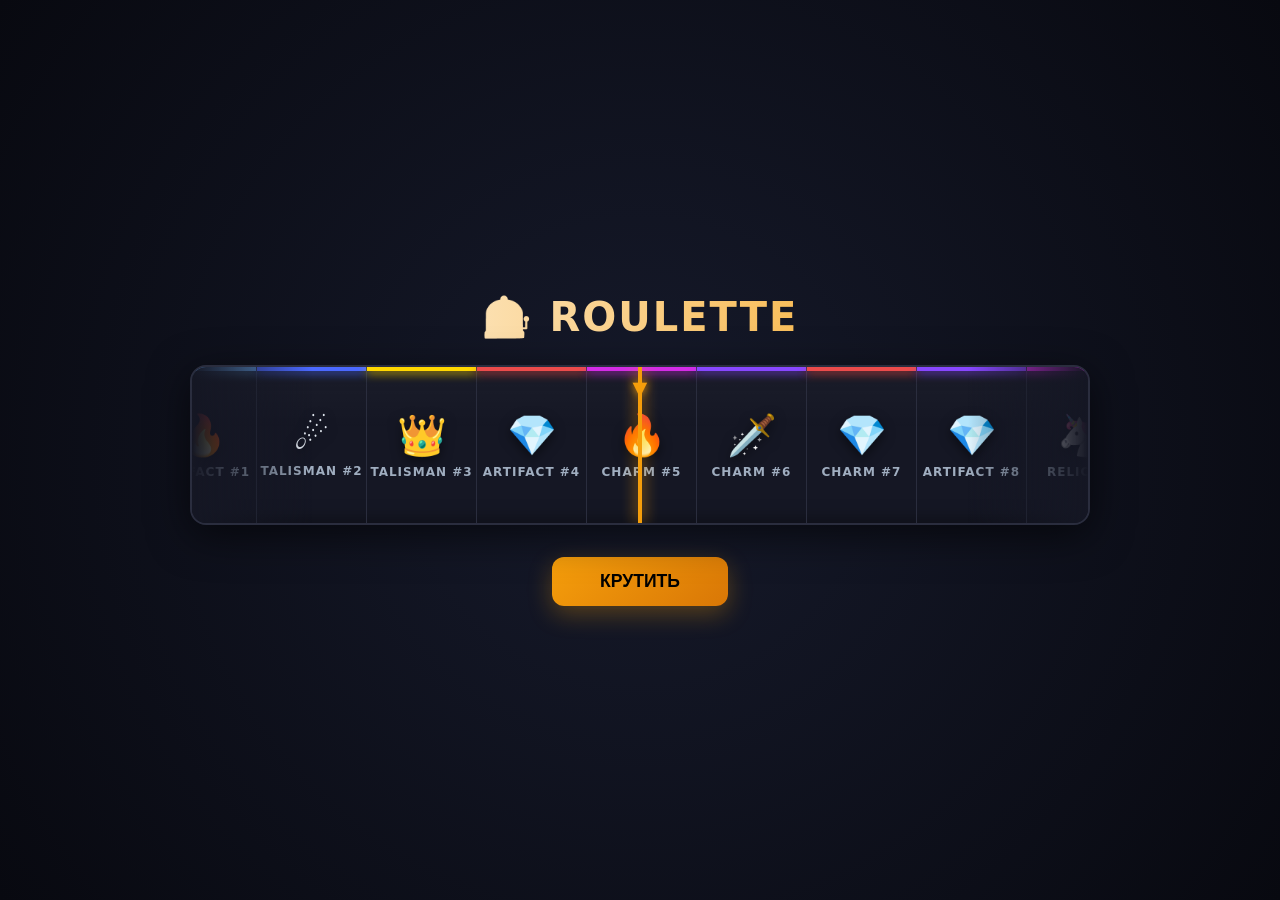
<file: kazik-game/docs/demo.html>
<!DOCTYPE html>
<html lang="ru">
<head>
  <meta charset="UTF-8">
  <meta name="viewport" content="width=device-width, initial-scale=1.0">
  <title>CS:GO Roulette Demo</title>
  <script src="https://cdnjs.cloudflare.com/ajax/libs/gsap/3.12.5/gsap.min.js"></script>
  <style>
    :root {
      --bg: #0b0c14;
      --panel: #151724;
      --border: #2a2d3e;
      --text: #e2e8f0;
      --accent: #f59e0b;
      --item-width: 110px;
      --rarity-common: #b0c3d9;
      --rarity-uncommon: #5e98d9;
      --rarity-rare: #4b69ff;
      --rarity-mythical: #8847ff;
      --rarity-legendary: #d32ce6;
      --rarity-ancient: #eb4b4b;
      --rarity-contraband: #ffd700;
    }

    * { box-sizing: border-box; margin: 0; padding: 0; user-select: none; }
    body {
      background: radial-gradient(circle at center, #161a2b 0%, #080910 100%);
      color: var(--text);
      font-family: system-ui, -apple-system, sans-serif;
      display: flex;
      flex-direction: column;
      align-items: center;
      justify-content: center;
      min-height: 100vh;
      overflow: hidden;
    }

    .scene {
      text-align: center;
      width: 90vw;
      max-width: 900px;
    }

    h1 {
      font-size: 2.5rem;
      margin-bottom: 1.5rem;
      background: linear-gradient(90deg, #fff, var(--accent));
      -webkit-background-clip: text;
      -webkit-text-fill-color: transparent;
      letter-spacing: 2px;
    }

    .roulette-wrapper {
      position: relative;
      height: 160px;
      background: var(--panel);
      border: 2px solid var(--border);
      border-radius: 16px;
      overflow: hidden;
      box-shadow: 0 10px 40px rgba(0,0,0,0.6), inset 0 0 20px rgba(0,0,0,0.5);
    }

    .fade-left, .fade-right {
      position: absolute;
      top: 0; bottom: 0; width: 120px;
      z-index: 5;
      pointer-events: none;
    }
    .fade-left { left: 0; background: linear-gradient(to right, var(--panel), transparent); }
    .fade-right { right: 0; background: linear-gradient(to left, var(--panel), transparent); }

    .pointer {
      position: absolute;
      top: 0; left: 50%;
      transform: translateX(-50%);
      z-index: 10;
      width: 4px; height: 100%;
      background: var(--accent);
      box-shadow: 0 0 15px var(--accent);
    }
    .pointer::after {
      content: '▼';
      position: absolute;
      top: 10px; left: 50%;
      transform: translateX(-50%);
      color: var(--accent);
      font-size: 1.2rem;
      text-shadow: 0 0 8px rgba(245,158,11,0.8);
    }

    .tape {
      display: flex;
      position: absolute;
      top: 0; left: 0;
      height: 100%;
      will-change: transform;
    }

    .item {
      width: var(--item-width);
      height: 100%;
      flex-shrink: 0;
      display: flex;
      flex-direction: column;
      align-items: center;
      justify-content: center;
      border-right: 1px solid var(--border);
      background: linear-gradient(180deg, rgba(255,255,255,0.03) 0%, transparent 40%);
      position: relative;
    }
    .item::before {
      content: '';
      position: absolute;
      top: 0; left: 0; right: 0; height: 4px;
      background: var(--rarity-color);
      box-shadow: 0 2px 10px var(--rarity-color);
    }
    .item-icon { font-size: 2.5rem; margin-bottom: 6px; filter: drop-shadow(0 4px 6px rgba(0,0,0,0.5)); }
    .item-name { font-size: 0.75rem; color: #a0aec0; font-weight: 600; text-transform: uppercase; letter-spacing: 1px; }

    .controls { margin-top: 2rem; }
    #spinBtn {
      background: linear-gradient(135deg, var(--accent), #d97706);
      color: #000;
      font-weight: 800;
      font-size: 1.1rem;
      padding: 14px 48px;
      border: none;
      border-radius: 12px;
      cursor: pointer;
      box-shadow: 0 8px 24px rgba(245,158,11,0.3);
      transition: transform 0.2s, filter 0.2s;
    }
    #spinBtn:hover { transform: translateY(-2px); filter: brightness(1.1); }
    #spinBtn:active { transform: translateY(1px); }
    #spinBtn:disabled { opacity: 0.5; cursor: not-allowed; transform: none; filter: grayscale(0.6); }

    .modal {
      position: fixed; inset: 0;
      background: rgba(0,0,0,0.85);
      display: flex; align-items: center; justify-content: center;
      z-index: 100;
      opacity: 0; pointer-events: none;
      backdrop-filter: blur(6px);
    }
    .modal-content {
      background: var(--panel);
      padding: 32px;
      border-radius: 20px;
      border: 2px solid var(--accent);
      text-align: center;
      transform: scale(0.8);
      box-shadow: 0 0 60px rgba(245,158,11,0.4);
    }
    .modal h2 { font-size: 2rem; margin-bottom: 16px; color: var(--accent); }
    .modal .winner-icon { font-size: 4rem; margin-bottom: 8px; }
    .modal .winner-name { font-size: 1.2rem; color: var(--text); font-weight: 700; }
    .modal .close-btn {
      margin-top: 20px;
      background: transparent;
      border: 2px solid var(--border);
      color: var(--text);
      padding: 10px 24px;
      border-radius: 8px;
      cursor: pointer;
      transition: 0.2s;
    }
    .modal .close-btn:hover { background: var(--border); }

    .particles-container {
      position: absolute; top: 0; left: 0; width: 100%; height: 100%;
      pointer-events: none; overflow: hidden; z-index: 20;
    }
    .particle {
      position: absolute;
      width: 8px; height: 8px;
      background: var(--accent);
      border-radius: 50%;
      opacity: 0;
    }

    /* Адаптив */
    @media (max-width: 600px) {
      h1 { font-size: 1.8rem; }
      :root { --item-width: 85px; }
      .roulette-wrapper { height: 130px; }
      .item-icon { font-size: 2rem; }
    }
  </style>
</head>
<body>

<div class="scene">
  <h1>🎰 ROULETTE</h1>
  
  <div class="roulette-wrapper" id="roulette">
    <div class="pointer" id="pointer"></div>
    <div class="fade-left"></div>
    <div class="fade-right"></div>
    <div class="tape" id="tape"></div>
    <div class="particles-container" id="particles"></div>
  </div>

  <div class="controls">
    <button id="spinBtn">КРУТИТЬ</button>
  </div>

  <div class="modal" id="modal">
    <div class="modal-content">
      <h2>🏆 ВЫПАЛ ПРЕДМЕТ!</h2>
      <div class="winner-icon" id="winnerIcon">👑</div>
      <div class="winner-name" id="winnerName">Legendary Talisman</div>
      <button class="close-btn" id="closeModal">Забрать</button>
    </div>
  </div>
</div>

<script>
  // --- КОНФИГ ---
  const ITEM_WIDTH = 110;
  const VISIBLE_PADDING = 5; // предметов до/после окна
  const WINNER_INDEX = 45; // заранее определённый результат (с сервера)
  const SPIN_DURATION = 6.5; // секунд

  // База предметов
  const RARITIES = [
    { name: 'common', color: 'var(--rarity-common)' },
    { name: 'uncommon', color: 'var(--rarity-uncommon)' },
    { name: 'rare', color: 'var(--rarity-rare)' },
    { name: 'mythical', color: 'var(--rarity-mythical)' },
    { name: 'legendary', color: 'var(--rarity-legendary)' },
    { name: 'ancient', color: 'var(--rarity-ancient)' },
    { name: 'contraband', color: 'var(--rarity-contraband)' }
  ];

  const ICONS = ['🔥', '👑', '🛡️', '⚔️', '🗡️', '💎', '🦄', '🐉', '🌑', '☄️'];
  const NAMES = ['Talisman', 'Artifact', 'Curio', 'Relic', 'Charm', 'Sigil', 'Orb'];

  // --- ГЕНЕРАЦИЯ ЛЕНТЫ ---
  const tapeEl = document.getElementById('tape');
  const rouletteEl = document.getElementById('roulette');
  const pointerEl = document.getElementById('pointer');
  const spinBtn = document.getElementById('spinBtn');
  const modalEl = document.getElementById('modal');
  const closeModalBtn = document.getElementById('closeModal');
  const winnerIconEl = document.getElementById('winnerIcon');
  const winnerNameEl = document.getElementById('winnerName');
  const particlesContainer = document.getElementById('particles');

  function generateItems() {
    const fragment = document.createDocumentFragment();
    const totalItems = WINNER_INDEX + VISIBLE_PADDING * 2;

    for (let i = 0; i < totalItems; i++) {
      const div = document.createElement('div');
      div.className = 'item';
      
      // Определяем редкость (победитель всегда высокий ранг для демо)
      let rarity;
      if (i === WINNER_INDEX) {
        rarity = RARITIES[Math.floor(Math.random() * 2) + 5]; // ancient/contraband
      } else {
        rarity = RARITIES[Math.floor(Math.random() * RARITIES.length)];
      }

      div.style.setProperty('--rarity-color', rarity.color);
      div.dataset.index = i;
      
      const icon = ICONS[Math.floor(Math.random() * ICONS.length)];
      const name = NAMES[Math.floor(Math.random() * NAMES.length)] + ' #' + i;
      
      div.innerHTML = `
        <div class="item-icon">${icon}</div>
        <div class="item-name">${name}</div>
      `;
      fragment.appendChild(div);
    }
    tapeEl.appendChild(fragment);
  }

  generateItems();

  // --- РАСЧЁТ ПОЗИЦИЙ ---
  const containerWidth = rouletteEl.offsetWidth;
  const centerOffset = containerWidth / 2 - ITEM_WIDTH / 2;
  // Начальная позиция: центрируем первый видимый элемент
  gsap.set(tapeEl, { x: centerOffset - (VISIBLE_PADDING * ITEM_WIDTH) });

  // Финальная позиция: победитель по центру
  const finalX = centerOffset - (WINNER_INDEX * ITEM_WIDTH);

  // --- АНИМАЦИЯ ---
  let isSpinning = false;

  function createParticles() {
    particlesContainer.innerHTML = '';
    const count = 40;
    for (let i = 0; i < count; i++) {
      const p = document.createElement('div');
      p.className = 'particle';
      p.style.left = `${centerOffset}px`;
      p.style.top = `20px`;
      particlesContainer.appendChild(p);
      
      const angle = (Math.PI * 2 * i) / count;
      const dist = 80 + Math.random() * 120;
      const tx = Math.cos(angle) * dist;
      const ty = Math.sin(angle) * dist - 20;

      gsap.to(p, {
        x: tx, y: ty, opacity: 0.8, scale: 1, duration: 0.1, ease: "power2.out",
        onComplete: () => gsap.to(p, { x: `+=${Math.random()*30-15}`, y: `+=${20+Math.random()*30}`, opacity: 0, duration: 0.6, ease: "power1.in" })
      });
    }
  }

  function runSpin() {
    if (isSpinning) return;
    isSpinning = true;
    spinBtn.disabled = true;

    // Сбрасываем позицию (для повторных прокруток)
    gsap.set(tapeEl, { x: centerOffset - (VISIBLE_PADDING * ITEM_WIDTH) });
    gsap.set(particlesContainer, { opacity: 0 });
    modalEl.style.pointerEvents = 'none';
    gsap.set(modalEl, { opacity: 0 });

    const tl = gsap.timeline({
      onComplete: () => {
        isSpinning = false;
        spinBtn.disabled = false;
        // Показываем модалку
        winnerIconEl.textContent = tapeEl.children[WINNER_INDEX].querySelector('.item-icon').textContent;
        winnerNameEl.textContent = tapeEl.children[WINNER_INDEX].querySelector('.item-name').textContent;
        gsap.to(modalEl, { opacity: 1, duration: 0.3, pointerEvents: "auto" });
        gsap.fromTo('.modal-content', { scale: 0.6, y: 30 }, { scale: 1, y: 0, duration: 0.5, ease: "back.out(1.6)" });
      }
    });

    // 1. Импульс старта
    tl.to('.roulette-wrapper', { scale: 1.02, boxShadow: "0 15px 50px rgba(245,158,11,0.6)", duration: 0.2, ease: "power2.out" });

    // 2. Основное вращение
    tl.to(tapeEl, {
      x: finalX,
      duration: SPIN_DURATION,
      ease: "power4.out", // Реалистичное замедление
      onUpdate: function() {
        // Визуальный "тик" указателя при быстром движении
        const progress = this.progress();
        const vibr = progress < 0.85 ? Math.sin(progress * 80) * 4 : 0;
        pointerEl.style.transform = `translateX(-50%) translateY(${vibr}px)`;
      }
    }, 0.1);

    // 3. Параллельные эффекты
    tl.to('.roulette-wrapper', { scale: 1, boxShadow: "0 10px 40px rgba(0,0,0,0.6)", duration: 1.5, ease: "power2.out" }, 0.5);
    
    // Тряска контейнера в момент остановки
    tl.to(rouletteEl, { 
      y: "+=6", duration: 0.05, repeat: 6, yoyo: true, ease: "steps(1)", 
      onComplete: () => gsap.set(rouletteEl, { y: 0 })
    }, `<+=${SPIN_DURATION - 0.3}`);

    // Вспышка свечения при остановке
    tl.to('.pointer', { 
      boxShadow: "0 0 40px var(--accent)", scale: 1.2, duration: 0.1, yoyo: true, repeat: 2, ease: "power2.inOut",
      onComplete: () => gsap.set(pointerEl, { boxShadow: "0 0 15px var(--accent)", scale: 1 })
    }, `<+=0.1`);

    // Частицы + победа
    tl.call(createParticles, null, `<+=0.2`);
    tl.to(particlesContainer, { opacity: 1, duration: 0.1 }, "<");
  }

  spinBtn.addEventListener('click', runSpin);

  closeModalBtn.addEventListener('click', () => {
    gsap.to(modalEl, { 
      opacity: 0, duration: 0.2, onComplete: () => {
        modalEl.style.pointerEvents = 'none';
        // Сброс ленты для демо
        gsap.set(tapeEl, { x: centerOffset - (VISIBLE_PADDING * ITEM_WIDTH) });
      } 
    });
  });

  // Ресайз
  window.addEventListener('resize', () => {
    const newWidth = rouletteEl.offsetWidth;
    const newCenter = newWidth / 2 - ITEM_WIDTH / 2;
    if (!isSpinning) {
      gsap.set(tapeEl, { x: newCenter - (VISIBLE_PADDING * ITEM_WIDTH) });
    }
  });
</script>

</body>
</html>
</file>
